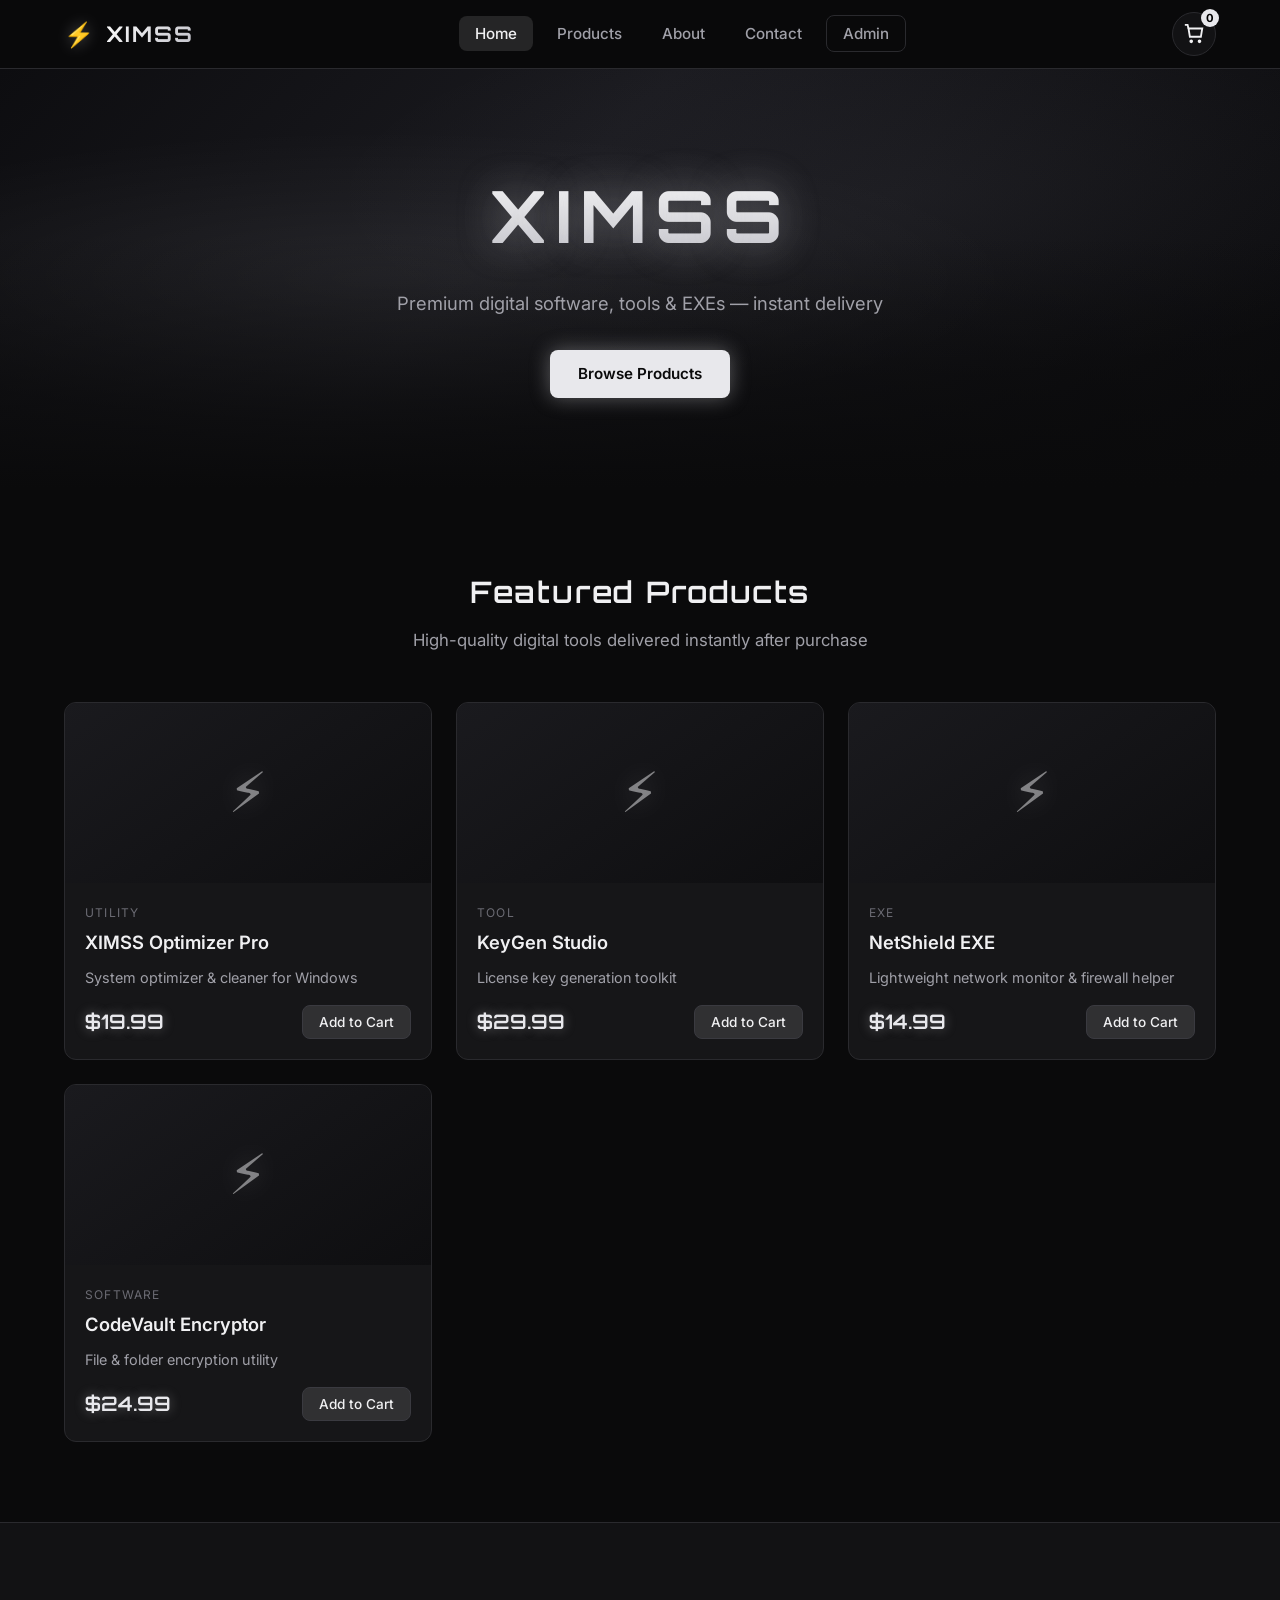
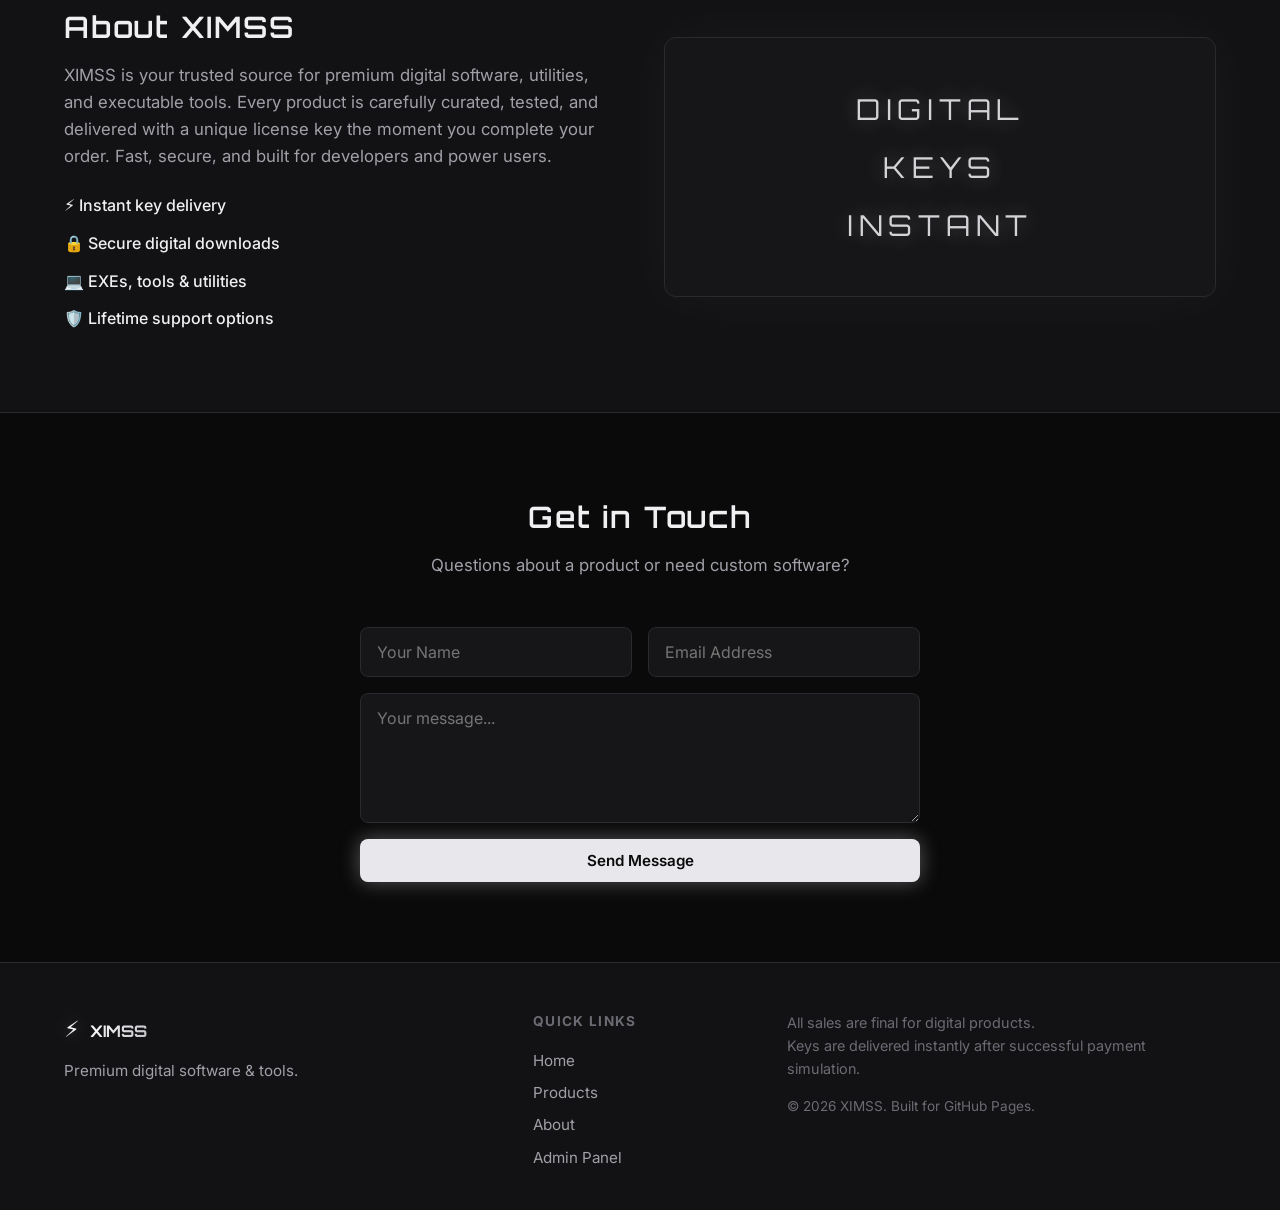
<file: digital-store/index.html>
<!DOCTYPE html>
<html lang="en">
<head>
  <meta charset="UTF-8" />
  <meta name="viewport" content="width=device-width, initial-scale=1.0" />
  <title>XIMSS — Premium Digital Software</title>
  <link rel="icon" id="favicon" href="data:image/svg+xml,<svg xmlns='http://www.w3.org/2000/svg' viewBox='0 0 100 100'><text y='.9em' font-size='90'>⚡</text></svg>" />
  <link rel="stylesheet" href="css/style.css" />
  <link rel="preconnect" href="https://fonts.googleapis.com" />
  <link rel="preconnect" href="https://fonts.gstatic.com" crossorigin />
  <link href="https://fonts.googleapis.com/css2?family=Inter:wght@300;400;500;600;700&family=Orbitron:wght@500;700&display=swap" rel="stylesheet" />
</head>
<body>
  <!-- Navigation -->
  <nav class="navbar">
    <div class="nav-container">
      <a href="index.html" class="logo">
        <span class="logo-icon" id="nav-icon">⚡</span>
        <span class="logo-text" id="shop-name">XIMSS</span>
      </a>
      <ul class="nav-links">
        <li><a href="#home" class="nav-link active">Home</a></li>
        <li><a href="#products" class="nav-link">Products</a></li>
        <li><a href="#about" class="nav-link">About</a></li>
        <li><a href="#contact" class="nav-link">Contact</a></li>
        <li><a href="admin.html" class="nav-link admin-link">Admin</a></li>
      </ul>
      <div class="nav-actions">
        <button class="cart-btn" id="cart-btn" aria-label="Open cart">
          <svg width="22" height="22" viewBox="0 0 24 24" fill="none" stroke="currentColor" stroke-width="2">
            <path d="M6 6h15l-1.5 9h-12z"/><circle cx="9" cy="20" r="1"/><circle cx="18" cy="20" r="1"/><path d="M6 6L5 2H2"/>
          </svg>
          <span class="cart-count" id="cart-count">0</span>
        </button>
        <button class="mobile-menu-btn" id="mobile-menu-btn" aria-label="Menu">
          <span></span><span></span><span></span>
        </button>
      </div>
    </div>
  </nav>

  <!-- Hero / Banner -->
  <header class="hero" id="home">
    <div class="hero-banner" id="hero-banner">
      <div class="hero-overlay"></div>
      <div class="hero-content">
        <h1 class="hero-title" id="hero-title">XIMSS</h1>
        <p class="hero-subtitle" id="hero-subtitle">Premium digital software, tools & EXEs — instant delivery</p>
        <a href="#products" class="btn btn-primary">Browse Products</a>
      </div>
    </div>
  </header>

  <!-- Products Section -->
  <section class="section products-section" id="products">
    <div class="container">
      <div class="section-header">
        <h2 class="section-title">Featured Products</h2>
        <p class="section-desc">High-quality digital tools delivered instantly after purchase</p>
      </div>
      <div class="products-grid" id="products-grid">
        <!-- Products injected by JS -->
      </div>
    </div>
  </section>

  <!-- About -->
  <section class="section about-section" id="about">
    <div class="container">
      <div class="about-grid">
        <div class="about-content">
          <h2 class="section-title" id="about-title">About XIMSS</h2>
          <p id="about-text">
            XIMSS is your trusted source for premium digital software, utilities, and executable tools.
            Every product is carefully curated, tested, and delivered with a unique license key the moment you complete your order.
            Fast, secure, and built for developers and power users.
          </p>
          <ul class="feature-list">
            <li>⚡ Instant key delivery</li>
            <li>🔒 Secure digital downloads</li>
            <li>💻 EXEs, tools & utilities</li>
            <li>🛡️ Lifetime support options</li>
          </ul>
        </div>
        <div class="about-visual">
          <div class="neon-box">
            <span class="neon-text">DIGITAL</span>
            <span class="neon-text">KEYS</span>
            <span class="neon-text">INSTANT</span>
          </div>
        </div>
      </div>
    </div>
  </section>

  <!-- Contact -->
  <section class="section contact-section" id="contact">
    <div class="container">
      <div class="section-header">
        <h2 class="section-title">Get in Touch</h2>
        <p class="section-desc">Questions about a product or need custom software?</p>
      </div>
      <form class="contact-form" id="contact-form">
        <div class="form-row">
          <input type="text" placeholder="Your Name" required />
          <input type="email" placeholder="Email Address" required />
        </div>
        <textarea placeholder="Your message..." rows="5" required></textarea>
        <button type="submit" class="btn btn-primary">Send Message</button>
      </form>
    </div>
  </section>

  <!-- Footer -->
  <footer class="footer">
    <div class="container footer-grid">
      <div class="footer-brand">
        <span class="logo-icon">⚡</span>
        <span class="logo-text" id="footer-shop-name">XIMSS</span>
        <p>Premium digital software & tools.</p>
      </div>
      <div class="footer-links">
        <h4>Quick Links</h4>
        <a href="#home">Home</a>
        <a href="#products">Products</a>
        <a href="#about">About</a>
        <a href="admin.html">Admin Panel</a>
      </div>
      <div class="footer-note">
        <p>All sales are final for digital products.<br>Keys are delivered instantly after successful payment simulation.</p>
        <p class="copyright">© <span id="year"></span> XIMSS. Built for GitHub Pages.</p>
      </div>
    </div>
  </footer>

  <!-- Cart Sidebar -->
  <div class="cart-overlay" id="cart-overlay"></div>
  <aside class="cart-sidebar" id="cart-sidebar">
    <div class="cart-header">
      <h3>Your Cart</h3>
      <button class="close-btn" id="close-cart">×</button>
    </div>
    <div class="cart-items" id="cart-items">
      <!-- Cart items -->
    </div>
    <div class="cart-footer">
      <div class="cart-total">
        <span>Total</span>
        <span id="cart-total">$0.00</span>
      </div>
      <button class="btn btn-primary btn-full" id="checkout-btn">Proceed to Checkout</button>
    </div>
  </aside>

  <!-- Product Modal -->
  <div class="modal-overlay" id="product-modal">
    <div class="modal">
      <button class="close-btn modal-close" id="close-modal">×</button>
      <div class="modal-body" id="modal-body">
        <!-- Dynamic content -->
      </div>
    </div>
  </div>

  <!-- Checkout Modal -->
  <div class="modal-overlay" id="checkout-modal">
    <div class="modal checkout-modal">
      <button class="close-btn modal-close" id="close-checkout">×</button>
      <div class="modal-body">
        <h2>Checkout</h2>
        <form id="checkout-form">
          <div class="form-group">
            <label>Email (for key delivery)</label>
            <input type="email" id="checkout-email" required placeholder="you@example.com" />
          </div>
          <div class="form-group">
            <label>Full Name</label>
            <input type="text" id="checkout-name" required placeholder="John Doe" />
          </div>
          <div class="order-summary" id="order-summary"></div>
          <p class="checkout-note">This is a demo store. No real payment is processed. You will receive a simulated license key instantly.</p>
          <button type="submit" class="btn btn-primary btn-full">Complete Purchase</button>
        </form>
      </div>
    </div>
  </div>

  <!-- Success / Key Modal -->
  <div class="modal-overlay" id="success-modal">
    <div class="modal success-modal">
      <div class="modal-body text-center">
        <div class="success-icon">✓</div>
        <h2>Purchase Successful!</h2>
        <p>Your license key has been generated. Save it now.</p>
        <div class="key-box" id="license-key"></div>
        <p class="key-note">A confirmation has also been “sent” to your email (simulated).</p>
        <button class="btn btn-primary" id="close-success">Done</button>
      </div>
    </div>
  </div>

  <script src="js/app.js"></script>
</body>
</html>
</file>
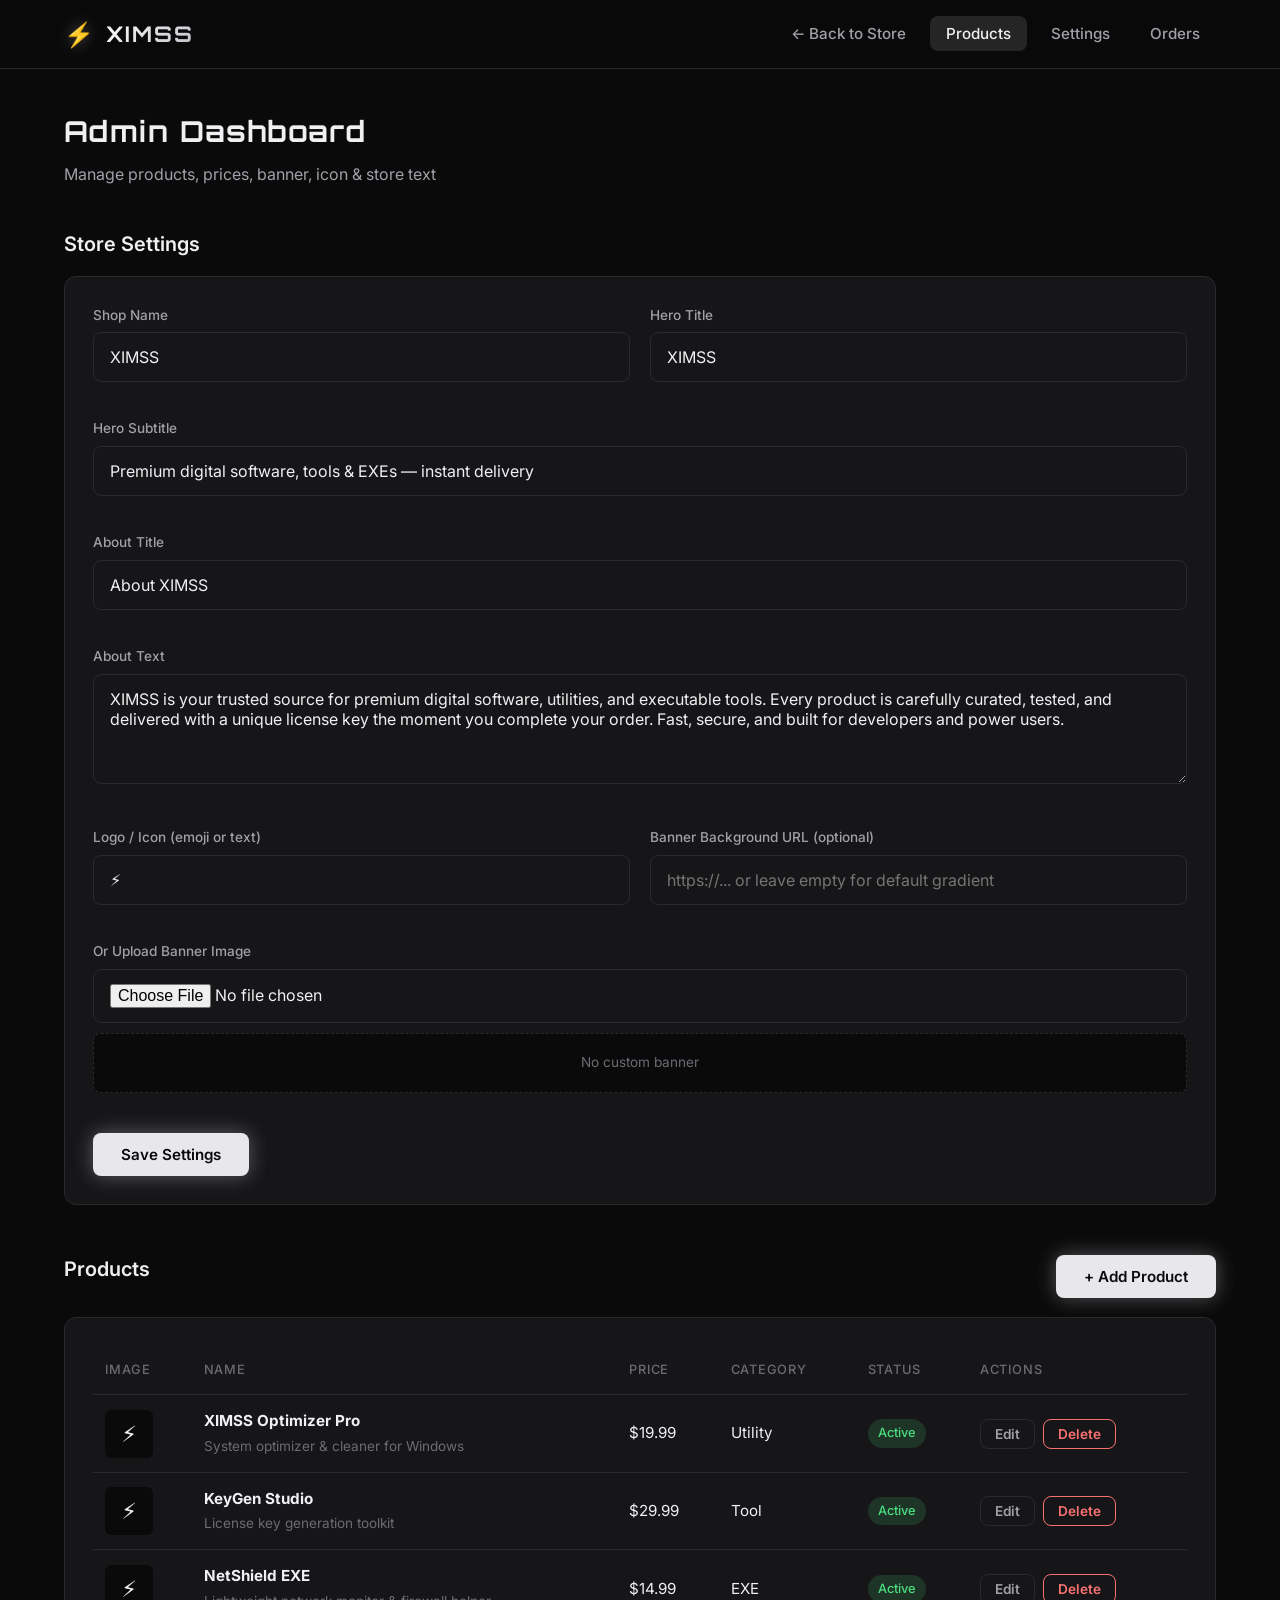
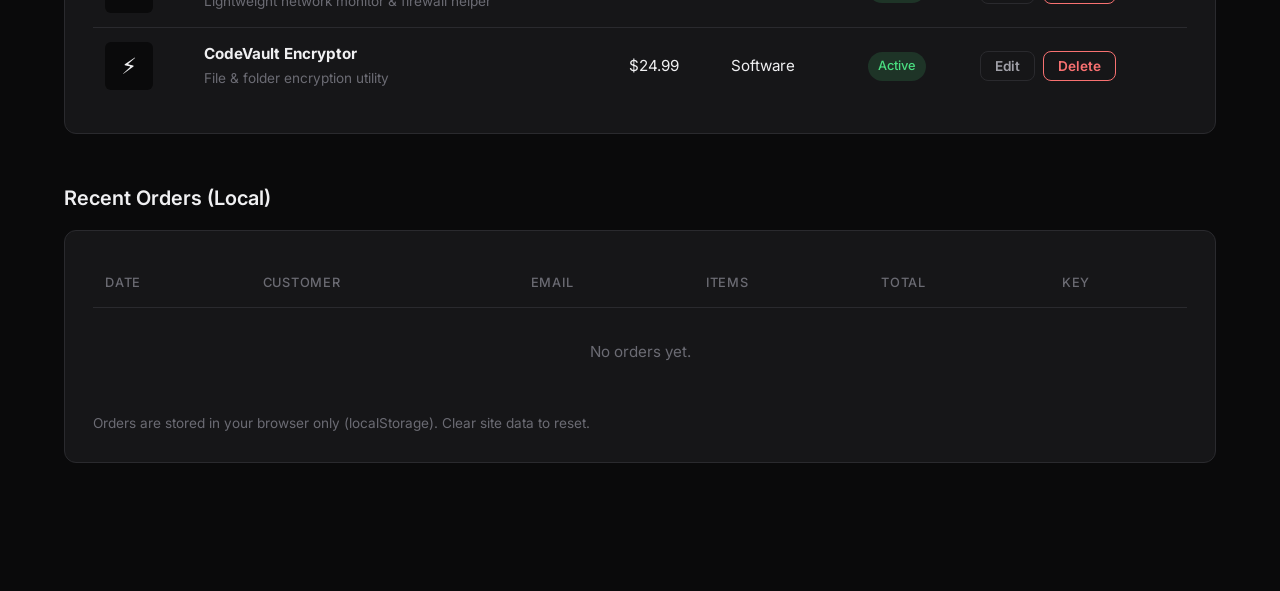
<file: digital-store/admin.html>
<!DOCTYPE html>
<html lang="en">
<head>
  <meta charset="UTF-8" />
  <meta name="viewport" content="width=device-width, initial-scale=1.0" />
  <title>Admin — XIMSS</title>
  <link rel="icon" id="favicon" href="data:image/svg+xml,<svg xmlns='http://www.w3.org/2000/svg' viewBox='0 0 100 100'><text y='.9em' font-size='90'>⚡</text></svg>" />
  <link rel="stylesheet" href="css/style.css" />
  <link rel="preconnect" href="https://fonts.googleapis.com" />
  <link rel="preconnect" href="https://fonts.gstatic.com" crossorigin />
  <link href="https://fonts.googleapis.com/css2?family=Inter:wght@300;400;500;600;700&family=Orbitron:wght@500;700&display=swap" rel="stylesheet" />
</head>
<body class="admin-body">
  <nav class="navbar">
    <div class="nav-container">
      <a href="index.html" class="logo">
        <span class="logo-icon" id="nav-icon">⚡</span>
        <span class="logo-text" id="shop-name">XIMSS</span>
      </a>
      <ul class="nav-links">
        <li><a href="index.html" class="nav-link">← Back to Store</a></li>
        <li><a href="#products-admin" class="nav-link active">Products</a></li>
        <li><a href="#settings" class="nav-link">Settings</a></li>
        <li><a href="#orders" class="nav-link">Orders</a></li>
      </ul>
    </div>
  </nav>

  <main class="admin-main">
    <div class="container">
      <header class="admin-header">
        <h1>Admin Dashboard</h1>
        <p>Manage products, prices, banner, icon & store text</p>
      </header>

      <!-- Settings Section -->
      <section class="admin-section" id="settings">
        <h2 class="admin-section-title">Store Settings</h2>
        <div class="admin-card">
          <form id="settings-form">
            <div class="form-grid">
              <div class="form-group">
                <label>Shop Name</label>
                <input type="text" id="setting-shop-name" value="XIMSS" />
              </div>
              <div class="form-group">
                <label>Hero Title</label>
                <input type="text" id="setting-hero-title" value="XIMSS" />
              </div>
              <div class="form-group full">
                <label>Hero Subtitle</label>
                <input type="text" id="setting-hero-subtitle" value="Premium digital software, tools & EXEs — instant delivery" />
              </div>
              <div class="form-group full">
                <label>About Title</label>
                <input type="text" id="setting-about-title" value="About XIMSS" />
              </div>
              <div class="form-group full">
                <label>About Text</label>
                <textarea id="setting-about-text" rows="4">XIMSS is your trusted source for premium digital software, utilities, and executable tools. Every product is carefully curated, tested, and delivered with a unique license key the moment you complete your order. Fast, secure, and built for developers and power users.</textarea>
              </div>
              <div class="form-group">
                <label>Logo / Icon (emoji or text)</label>
                <input type="text" id="setting-icon" value="⚡" maxlength="4" />
              </div>
              <div class="form-group">
                <label>Banner Background URL (optional)</label>
                <input type="url" id="setting-banner-url" placeholder="https://... or leave empty for default gradient" />
              </div>
              <div class="form-group full">
                <label>Or Upload Banner Image</label>
                <input type="file" id="setting-banner-file" accept="image/*" />
                <div class="preview-box" id="banner-preview"></div>
              </div>
            </div>
            <button type="submit" class="btn btn-primary">Save Settings</button>
          </form>
        </div>
      </section>

      <!-- Products Admin -->
      <section class="admin-section" id="products-admin">
        <div class="admin-section-header">
          <h2 class="admin-section-title">Products</h2>
          <button class="btn btn-primary" id="add-product-btn">+ Add Product</button>
        </div>
        <div class="admin-card">
          <div class="table-wrap">
            <table class="admin-table" id="products-table">
              <thead>
                <tr>
                  <th>Image</th>
                  <th>Name</th>
                  <th>Price</th>
                  <th>Category</th>
                  <th>Status</th>
                  <th>Actions</th>
                </tr>
              </thead>
              <tbody id="products-tbody">
                <!-- Dynamic -->
              </tbody>
            </table>
          </div>
        </div>
      </section>

      <!-- Orders (simulated) -->
      <section class="admin-section" id="orders">
        <h2 class="admin-section-title">Recent Orders (Local)</h2>
        <div class="admin-card">
          <div class="table-wrap">
            <table class="admin-table">
              <thead>
                <tr>
                  <th>Date</th>
                  <th>Customer</th>
                  <th>Email</th>
                  <th>Items</th>
                  <th>Total</th>
                  <th>Key</th>
                </tr>
              </thead>
              <tbody id="orders-tbody">
                <!-- Dynamic -->
              </tbody>
            </table>
          </div>
          <p class="admin-hint">Orders are stored in your browser only (localStorage). Clear site data to reset.</p>
        </div>
      </section>
    </div>
  </main>

  <!-- Add / Edit Product Modal -->
  <div class="modal-overlay" id="product-form-modal">
    <div class="modal">
      <button class="close-btn modal-close" id="close-product-form">×</button>
      <div class="modal-body">
        <h2 id="product-form-title">Add Product</h2>
        <form id="product-form">
          <input type="hidden" id="product-id" />
          <div class="form-group">
            <label>Product Name</label>
            <input type="text" id="product-name" required placeholder="e.g. XIMSS Optimizer Pro" />
          </div>
          <div class="form-group">
            <label>Short Description</label>
            <input type="text" id="product-desc" required placeholder="One-line description" />
          </div>
          <div class="form-group">
            <label>Full Description</label>
            <textarea id="product-full-desc" rows="3" placeholder="Detailed features..."></textarea>
          </div>
          <div class="form-row">
            <div class="form-group">
              <label>Price (USD)</label>
              <input type="number" id="product-price" required min="0" step="0.01" placeholder="19.99" />
            </div>
            <div class="form-group">
              <label>Category</label>
              <select id="product-category">
                <option value="Utility">Utility</option>
                <option value="Tool">Tool</option>
                <option value="EXE">EXE</option>
                <option value="Software">Software</option>
                <option value="Other">Other</option>
              </select>
            </div>
          </div>
          <div class="form-group">
            <label>Product Image URL (optional)</label>
            <input type="url" id="product-image" placeholder="https://..." />
          </div>
          <div class="form-group">
            <label>Or Upload Image</label>
            <input type="file" id="product-image-file" accept="image/*" />
            <div class="preview-box" id="product-image-preview"></div>
          </div>
          <div class="form-group">
            <label>
              <input type="checkbox" id="product-active" checked /> Active (visible in store)
            </label>
          </div>
          <div class="form-actions">
            <button type="button" class="btn btn-ghost" id="cancel-product">Cancel</button>
            <button type="submit" class="btn btn-primary">Save Product</button>
          </div>
        </form>
      </div>
    </div>
  </div>

  <script src="js/admin.js"></script>
</body>
</html>
</file>
<file: digital-store/css/style.css>
/* ============================================
   XIMSS — Dark Neon Professional Theme
   Black / White / Gray + Neon accents
   ============================================ */

:root {
  --bg: #0a0a0b;
  --bg-elevated: #121214;
  --bg-card: #161618;
  --bg-hover: #1c1c1f;
  --border: #2a2a2e;
  --border-light: #3a3a40;
  --text: #f0f0f2;
  --text-muted: #a0a0a8;
  --text-dim: #6b6b73;
  --neon: #e8e8ec;
  --neon-glow: rgba(232, 232, 236, 0.35);
  --neon-soft: rgba(232, 232, 236, 0.12);
  --accent: #ffffff;
  --success: #4ade80;
  --danger: #f87171;
  --radius: 12px;
  --radius-sm: 8px;
  --shadow: 0 8px 32px rgba(0, 0, 0, 0.5);
  --font: 'Inter', system-ui, sans-serif;
  --font-display: 'Orbitron', sans-serif;
}

*, *::before, *::after {
  box-sizing: border-box;
  margin: 0;
  padding: 0;
}

html {
  scroll-behavior: smooth;
}

body {
  font-family: var(--font);
  background: var(--bg);
  color: var(--text);
  line-height: 1.6;
  min-height: 100vh;
  overflow-x: hidden;
}

a {
  color: inherit;
  text-decoration: none;
}

img {
  max-width: 100%;
  display: block;
}

button, input, textarea, select {
  font-family: inherit;
  font-size: 1rem;
}

.container {
  width: 100%;
  max-width: 1200px;
  margin: 0 auto;
  padding: 0 24px;
}

/* ---------- Navbar ---------- */
.navbar {
  position: fixed;
  top: 0;
  left: 0;
  right: 0;
  z-index: 1000;
  background: rgba(10, 10, 11, 0.85);
  backdrop-filter: blur(16px);
  border-bottom: 1px solid var(--border);
}

.nav-container {
  max-width: 1200px;
  margin: 0 auto;
  padding: 0 24px;
  height: 68px;
  display: flex;
  align-items: center;
  justify-content: space-between;
}

.logo {
  display: flex;
  align-items: center;
  gap: 10px;
  font-family: var(--font-display);
  font-weight: 700;
  font-size: 1.35rem;
  letter-spacing: 0.08em;
}

.logo-icon {
  font-size: 1.5rem;
  filter: drop-shadow(0 0 8px var(--neon-glow));
}

.logo-text {
  background: linear-gradient(135deg, #fff 0%, #c0c0c8 100%);
  -webkit-background-clip: text;
  -webkit-text-fill-color: transparent;
  background-clip: text;
}

.nav-links {
  display: flex;
  list-style: none;
  gap: 8px;
}

.nav-link {
  padding: 8px 16px;
  border-radius: var(--radius-sm);
  color: var(--text-muted);
  font-weight: 500;
  font-size: 0.95rem;
  transition: all 0.2s;
}

.nav-link:hover,
.nav-link.active {
  color: var(--text);
  background: var(--neon-soft);
}

.admin-link {
  border: 1px solid var(--border);
}

.nav-actions {
  display: flex;
  align-items: center;
  gap: 12px;
}

.cart-btn {
  position: relative;
  background: var(--bg-elevated);
  border: 1px solid var(--border);
  color: var(--text);
  width: 44px;
  height: 44px;
  border-radius: 50%;
  display: flex;
  align-items: center;
  justify-content: center;
  cursor: pointer;
  transition: all 0.2s;
}

.cart-btn:hover {
  border-color: var(--neon);
  box-shadow: 0 0 12px var(--neon-glow);
}

.cart-count {
  position: absolute;
  top: -4px;
  right: -4px;
  background: var(--neon);
  color: #000;
  font-size: 0.7rem;
  font-weight: 700;
  width: 18px;
  height: 18px;
  border-radius: 50%;
  display: flex;
  align-items: center;
  justify-content: center;
}

.mobile-menu-btn {
  display: none;
  flex-direction: column;
  gap: 5px;
  background: none;
  border: none;
  cursor: pointer;
  padding: 8px;
}

.mobile-menu-btn span {
  width: 22px;
  height: 2px;
  background: var(--text);
  border-radius: 2px;
}

/* ---------- Hero ---------- */
.hero {
  margin-top: 68px;
}

.hero-banner {
  position: relative;
  min-height: 420px;
  display: flex;
  align-items: center;
  justify-content: center;
  background: linear-gradient(135deg, #0d0d10 0%, #1a1a1f 40%, #0a0a0c 100%);
  background-size: cover;
  background-position: center;
  overflow: hidden;
}

.hero-banner::before {
  content: '';
  position: absolute;
  inset: 0;
  background:
    radial-gradient(ellipse at 30% 50%, rgba(255,255,255,0.06) 0%, transparent 50%),
    radial-gradient(ellipse at 70% 30%, rgba(200,200,220,0.05) 0%, transparent 45%);
  pointer-events: none;
}

.hero-overlay {
  position: absolute;
  inset: 0;
  background: linear-gradient(to bottom, transparent 40%, var(--bg) 100%);
}

.hero-content {
  position: relative;
  text-align: center;
  padding: 48px 24px;
  z-index: 1;
}

.hero-title {
  font-family: var(--font-display);
  font-size: clamp(2.8rem, 8vw, 4.5rem);
  font-weight: 700;
  letter-spacing: 0.12em;
  margin-bottom: 16px;
  text-shadow: 0 0 40px var(--neon-glow), 0 0 80px rgba(255,255,255,0.15);
  background: linear-gradient(180deg, #fff 0%, #b8b8c0 100%);
  -webkit-background-clip: text;
  -webkit-text-fill-color: transparent;
  background-clip: text;
}

.hero-subtitle {
  font-size: 1.15rem;
  color: var(--text-muted);
  max-width: 520px;
  margin: 0 auto 32px;
  font-weight: 400;
}

/* ---------- Buttons ---------- */
.btn {
  display: inline-flex;
  align-items: center;
  justify-content: center;
  gap: 8px;
  padding: 12px 28px;
  border-radius: var(--radius-sm);
  font-weight: 600;
  font-size: 0.95rem;
  cursor: pointer;
  border: none;
  transition: all 0.2s;
}

.btn-primary {
  background: var(--neon);
  color: #0a0a0b;
  box-shadow: 0 0 20px var(--neon-glow);
}

.btn-primary:hover {
  transform: translateY(-2px);
  box-shadow: 0 0 28px var(--neon-glow), 0 8px 24px rgba(0,0,0,0.4);
}

.btn-ghost {
  background: transparent;
  border: 1px solid var(--border);
  color: var(--text-muted);
}

.btn-ghost:hover {
  border-color: var(--text-muted);
  color: var(--text);
}

.btn-full {
  width: 100%;
}

.btn-danger {
  background: transparent;
  border: 1px solid var(--danger);
  color: var(--danger);
}

.btn-danger:hover {
  background: rgba(248, 113, 113, 0.15);
}

.btn-sm {
  padding: 6px 14px;
  font-size: 0.85rem;
}

/* ---------- Sections ---------- */
.section {
  padding: 80px 0;
}

.section-header {
  text-align: center;
  margin-bottom: 48px;
}

.section-title {
  font-family: var(--font-display);
  font-size: 1.85rem;
  font-weight: 600;
  letter-spacing: 0.06em;
  margin-bottom: 12px;
}

.section-desc {
  color: var(--text-muted);
  font-size: 1.05rem;
}

/* ---------- Products Grid ---------- */
.products-grid {
  display: grid;
  grid-template-columns: repeat(auto-fill, minmax(280px, 1fr));
  gap: 24px;
}

.product-card {
  background: var(--bg-card);
  border: 1px solid var(--border);
  border-radius: var(--radius);
  overflow: hidden;
  transition: all 0.25s;
  cursor: pointer;
}

.product-card:hover {
  border-color: var(--border-light);
  transform: translateY(-4px);
  box-shadow: 0 12px 40px rgba(0,0,0,0.4), 0 0 0 1px rgba(255,255,255,0.05);
}

.product-image {
  height: 180px;
  background: linear-gradient(145deg, #1a1a1e, #0e0e10);
  display: flex;
  align-items: center;
  justify-content: center;
  font-size: 3.5rem;
  position: relative;
  overflow: hidden;
}

.product-image img {
  width: 100%;
  height: 100%;
  object-fit: cover;
}

.product-image .placeholder-icon {
  opacity: 0.5;
  filter: drop-shadow(0 0 12px var(--neon-glow));
}

.product-body {
  padding: 20px;
}

.product-category {
  font-size: 0.75rem;
  text-transform: uppercase;
  letter-spacing: 0.1em;
  color: var(--text-dim);
  margin-bottom: 6px;
}

.product-name {
  font-size: 1.15rem;
  font-weight: 600;
  margin-bottom: 8px;
}

.product-desc {
  font-size: 0.9rem;
  color: var(--text-muted);
  margin-bottom: 16px;
  display: -webkit-box;
  -webkit-line-clamp: 2;
  -webkit-box-orient: vertical;
  overflow: hidden;
}

.product-footer {
  display: flex;
  align-items: center;
  justify-content: space-between;
}

.product-price {
  font-family: var(--font-display);
  font-size: 1.25rem;
  font-weight: 600;
  color: var(--neon);
  text-shadow: 0 0 12px var(--neon-glow);
}

.add-to-cart-btn {
  padding: 8px 16px;
  background: var(--neon-soft);
  border: 1px solid var(--border-light);
  color: var(--text);
  border-radius: var(--radius-sm);
  font-weight: 500;
  font-size: 0.85rem;
  cursor: pointer;
  transition: all 0.2s;
}

.add-to-cart-btn:hover {
  background: var(--neon);
  color: #000;
  border-color: var(--neon);
}

/* ---------- About ---------- */
.about-section {
  background: var(--bg-elevated);
  border-top: 1px solid var(--border);
  border-bottom: 1px solid var(--border);
}

.about-grid {
  display: grid;
  grid-template-columns: 1fr 1fr;
  gap: 48px;
  align-items: center;
}

.about-content p {
  color: var(--text-muted);
  margin-bottom: 24px;
  font-size: 1.05rem;
}

.feature-list {
  list-style: none;
  display: grid;
  gap: 12px;
}

.feature-list li {
  display: flex;
  align-items: center;
  gap: 10px;
  color: var(--text);
  font-weight: 500;
}

.neon-box {
  background: var(--bg-card);
  border: 1px solid var(--border);
  border-radius: var(--radius);
  padding: 48px 32px;
  display: flex;
  flex-direction: column;
  align-items: center;
  gap: 12px;
  box-shadow: 0 0 60px rgba(255,255,255,0.04);
}

.neon-text {
  font-family: var(--font-display);
  font-size: 1.8rem;
  letter-spacing: 0.2em;
  color: var(--neon);
  text-shadow: 0 0 20px var(--neon-glow);
  opacity: 0.9;
}

/* ---------- Contact ---------- */
.contact-form {
  max-width: 560px;
  margin: 0 auto;
  display: flex;
  flex-direction: column;
  gap: 16px;
}

.form-row {
  display: grid;
  grid-template-columns: 1fr 1fr;
  gap: 16px;
}

.contact-form input,
.contact-form textarea,
.form-group input,
.form-group textarea,
.form-group select {
  width: 100%;
  padding: 14px 16px;
  background: var(--bg-card);
  border: 1px solid var(--border);
  border-radius: var(--radius-sm);
  color: var(--text);
  outline: none;
  transition: border-color 0.2s;
}

.contact-form input:focus,
.contact-form textarea:focus,
.form-group input:focus,
.form-group textarea:focus,
.form-group select:focus {
  border-color: var(--border-light);
  box-shadow: 0 0 0 3px var(--neon-soft);
}

.contact-form textarea {
  resize: vertical;
  min-height: 120px;
}

/* ---------- Footer ---------- */
.footer {
  background: var(--bg-elevated);
  border-top: 1px solid var(--border);
  padding: 48px 0 32px;
}

.footer-grid {
  display: grid;
  grid-template-columns: 2fr 1fr 2fr;
  gap: 40px;
}

.footer-brand .logo-icon {
  font-size: 1.4rem;
}

.footer-brand .logo-text {
  font-family: var(--font-display);
  font-weight: 700;
  margin-left: 6px;
}

.footer-brand p {
  color: var(--text-muted);
  margin-top: 12px;
  font-size: 0.95rem;
}

.footer-links h4 {
  font-size: 0.85rem;
  text-transform: uppercase;
  letter-spacing: 0.1em;
  color: var(--text-dim);
  margin-bottom: 16px;
}

.footer-links a {
  display: block;
  color: var(--text-muted);
  margin-bottom: 8px;
  font-size: 0.95rem;
  transition: color 0.2s;
}

.footer-links a:hover {
  color: var(--text);
}

.footer-note {
  color: var(--text-dim);
  font-size: 0.9rem;
}

.copyright {
  margin-top: 16px;
  font-size: 0.85rem;
}

/* ---------- Cart Sidebar ---------- */
.cart-overlay {
  position: fixed;
  inset: 0;
  background: rgba(0,0,0,0.6);
  z-index: 1100;
  opacity: 0;
  visibility: hidden;
  transition: all 0.3s;
}

.cart-overlay.open {
  opacity: 1;
  visibility: visible;
}

.cart-sidebar {
  position: fixed;
  top: 0;
  right: 0;
  width: 100%;
  max-width: 400px;
  height: 100%;
  background: var(--bg-elevated);
  border-left: 1px solid var(--border);
  z-index: 1200;
  display: flex;
  flex-direction: column;
  transform: translateX(100%);
  transition: transform 0.3s ease;
}

.cart-sidebar.open {
  transform: translateX(0);
}

.cart-header {
  display: flex;
  align-items: center;
  justify-content: space-between;
  padding: 20px 24px;
  border-bottom: 1px solid var(--border);
}

.cart-header h3 {
  font-size: 1.15rem;
}

.close-btn {
  background: none;
  border: none;
  color: var(--text-muted);
  font-size: 1.8rem;
  cursor: pointer;
  line-height: 1;
  padding: 4px 8px;
  transition: color 0.2s;
}

.close-btn:hover {
  color: var(--text);
}

.cart-items {
  flex: 1;
  overflow-y: auto;
  padding: 16px 24px;
}

.cart-item {
  display: flex;
  gap: 14px;
  padding: 14px 0;
  border-bottom: 1px solid var(--border);
}

.cart-item-info {
  flex: 1;
}

.cart-item-name {
  font-weight: 600;
  font-size: 0.95rem;
  margin-bottom: 4px;
}

.cart-item-price {
  color: var(--text-muted);
  font-size: 0.9rem;
}

.cart-item-remove {
  background: none;
  border: none;
  color: var(--text-dim);
  cursor: pointer;
  font-size: 1.2rem;
  padding: 4px;
}

.cart-item-remove:hover {
  color: var(--danger);
}

.cart-empty {
  text-align: center;
  color: var(--text-dim);
  padding: 48px 16px;
}

.cart-footer {
  padding: 20px 24px;
  border-top: 1px solid var(--border);
}

.cart-total {
  display: flex;
  justify-content: space-between;
  font-size: 1.15rem;
  font-weight: 600;
  margin-bottom: 16px;
}

/* ---------- Modals ---------- */
.modal-overlay {
  position: fixed;
  inset: 0;
  background: rgba(0,0,0,0.75);
  z-index: 1300;
  display: flex;
  align-items: center;
  justify-content: center;
  padding: 24px;
  opacity: 0;
  visibility: hidden;
  transition: all 0.25s;
}

.modal-overlay.open {
  opacity: 1;
  visibility: visible;
}

.modal {
  background: var(--bg-elevated);
  border: 1px solid var(--border);
  border-radius: var(--radius);
  width: 100%;
  max-width: 520px;
  max-height: 90vh;
  overflow-y: auto;
  position: relative;
  box-shadow: var(--shadow);
  transform: scale(0.95);
  transition: transform 0.25s;
}

.modal-overlay.open .modal {
  transform: scale(1);
}

.modal-close {
  position: absolute;
  top: 12px;
  right: 12px;
  z-index: 2;
}

.modal-body {
  padding: 32px;
}

.modal-body h2 {
  margin-bottom: 20px;
  font-size: 1.4rem;
}

.form-group {
  margin-bottom: 16px;
}

.form-group label {
  display: block;
  font-size: 0.85rem;
  color: var(--text-muted);
  margin-bottom: 6px;
  font-weight: 500;
}

.form-actions {
  display: flex;
  gap: 12px;
  justify-content: flex-end;
  margin-top: 24px;
}

.checkout-note {
  font-size: 0.85rem;
  color: var(--text-dim);
  margin: 16px 0;
  line-height: 1.5;
}

.order-summary {
  background: var(--bg-card);
  border: 1px solid var(--border);
  border-radius: var(--radius-sm);
  padding: 16px;
  margin: 16px 0;
}

.order-summary-item {
  display: flex;
  justify-content: space-between;
  margin-bottom: 8px;
  font-size: 0.95rem;
}

.order-summary-total {
  display: flex;
  justify-content: space-between;
  font-weight: 700;
  margin-top: 12px;
  padding-top: 12px;
  border-top: 1px solid var(--border);
}

/* Success */
.success-modal .modal-body {
  text-align: center;
}

.success-icon {
  width: 64px;
  height: 64px;
  background: rgba(74, 222, 128, 0.15);
  color: var(--success);
  border-radius: 50%;
  display: flex;
  align-items: center;
  justify-content: center;
  font-size: 2rem;
  margin: 0 auto 20px;
  border: 2px solid var(--success);
}

.key-box {
  background: var(--bg);
  border: 1px dashed var(--border-light);
  border-radius: var(--radius-sm);
  padding: 16px;
  font-family: 'Courier New', monospace;
  font-size: 1.1rem;
  letter-spacing: 0.08em;
  color: var(--neon);
  margin: 20px 0;
  word-break: break-all;
  user-select: all;
  text-shadow: 0 0 10px var(--neon-glow);
}

.key-note {
  font-size: 0.9rem;
  color: var(--text-dim);
  margin-bottom: 24px;
}

.text-center {
  text-align: center;
}

/* ---------- Admin ---------- */
.admin-body {
  padding-top: 68px;
}

.admin-main {
  padding: 40px 0 80px;
}

.admin-header {
  margin-bottom: 40px;
}

.admin-header h1 {
  font-family: var(--font-display);
  font-size: 1.8rem;
  letter-spacing: 0.05em;
  margin-bottom: 8px;
}

.admin-header p {
  color: var(--text-muted);
}

.admin-section {
  margin-bottom: 48px;
}

.admin-section-title {
  font-size: 1.25rem;
  font-weight: 600;
  margin-bottom: 16px;
}

.admin-section-header {
  display: flex;
  align-items: center;
  justify-content: space-between;
  margin-bottom: 16px;
}

.admin-card {
  background: var(--bg-card);
  border: 1px solid var(--border);
  border-radius: var(--radius);
  padding: 28px;
}

.form-grid {
  display: grid;
  grid-template-columns: 1fr 1fr;
  gap: 20px;
  margin-bottom: 24px;
}

.form-grid .full {
  grid-column: 1 / -1;
}

.preview-box {
  margin-top: 10px;
  min-height: 60px;
  border: 1px dashed var(--border);
  border-radius: var(--radius-sm);
  display: flex;
  align-items: center;
  justify-content: center;
  overflow: hidden;
  background: var(--bg);
}

.preview-box img {
  max-height: 120px;
  width: auto;
}

.table-wrap {
  overflow-x: auto;
}

.admin-table {
  width: 100%;
  border-collapse: collapse;
  font-size: 0.95rem;
}

.admin-table th,
.admin-table td {
  padding: 14px 12px;
  text-align: left;
  border-bottom: 1px solid var(--border);
}

.admin-table th {
  color: var(--text-dim);
  font-weight: 500;
  font-size: 0.8rem;
  text-transform: uppercase;
  letter-spacing: 0.06em;
}

.admin-table tr:last-child td {
  border-bottom: none;
}

.admin-table .thumb {
  width: 48px;
  height: 48px;
  border-radius: 6px;
  background: var(--bg);
  display: flex;
  align-items: center;
  justify-content: center;
  font-size: 1.4rem;
  overflow: hidden;
}

.admin-table .thumb img {
  width: 100%;
  height: 100%;
  object-fit: cover;
}

.status-badge {
  display: inline-block;
  padding: 4px 10px;
  border-radius: 20px;
  font-size: 0.8rem;
  font-weight: 500;
}

.status-badge.active {
  background: rgba(74, 222, 128, 0.15);
  color: var(--success);
}

.status-badge.inactive {
  background: rgba(248, 113, 113, 0.15);
  color: var(--danger);
}

.admin-actions {
  display: flex;
  gap: 8px;
}

.admin-hint {
  margin-top: 16px;
  font-size: 0.85rem;
  color: var(--text-dim);
}

/* ---------- Responsive ---------- */
@media (max-width: 900px) {
  .about-grid {
    grid-template-columns: 1fr;
  }
  .footer-grid {
    grid-template-columns: 1fr;
    gap: 32px;
  }
  .form-grid {
    grid-template-columns: 1fr;
  }
}

@media (max-width: 700px) {
  .nav-links {
    display: none;
  }
  .mobile-menu-btn {
    display: flex;
  }
  .form-row {
    grid-template-columns: 1fr;
  }
  .hero-title {
    letter-spacing: 0.06em;
  }
}

/* Mobile nav open state */
.nav-links.mobile-open {
  display: flex;
  flex-direction: column;
  position: absolute;
  top: 68px;
  left: 0;
  right: 0;
  background: var(--bg-elevated);
  border-bottom: 1px solid var(--border);
  padding: 16px;
  gap: 4px;
}
</file>
